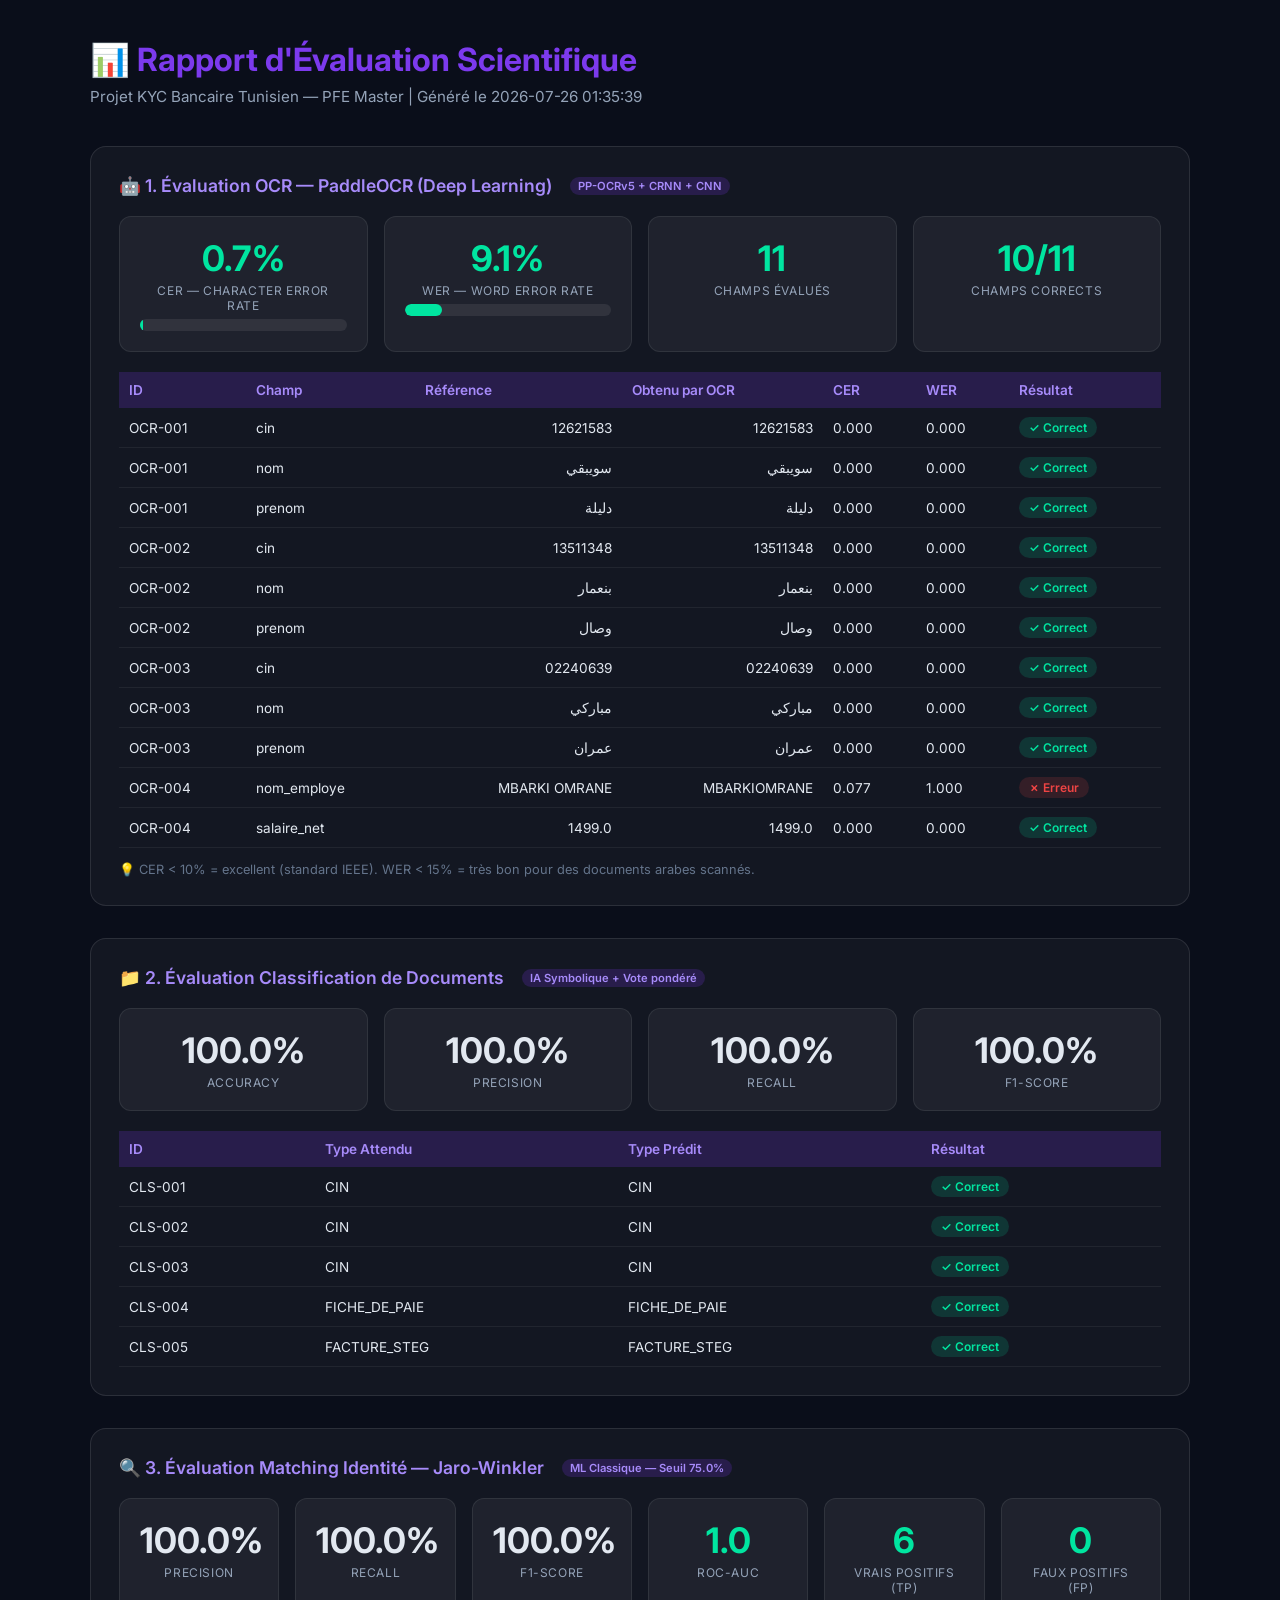
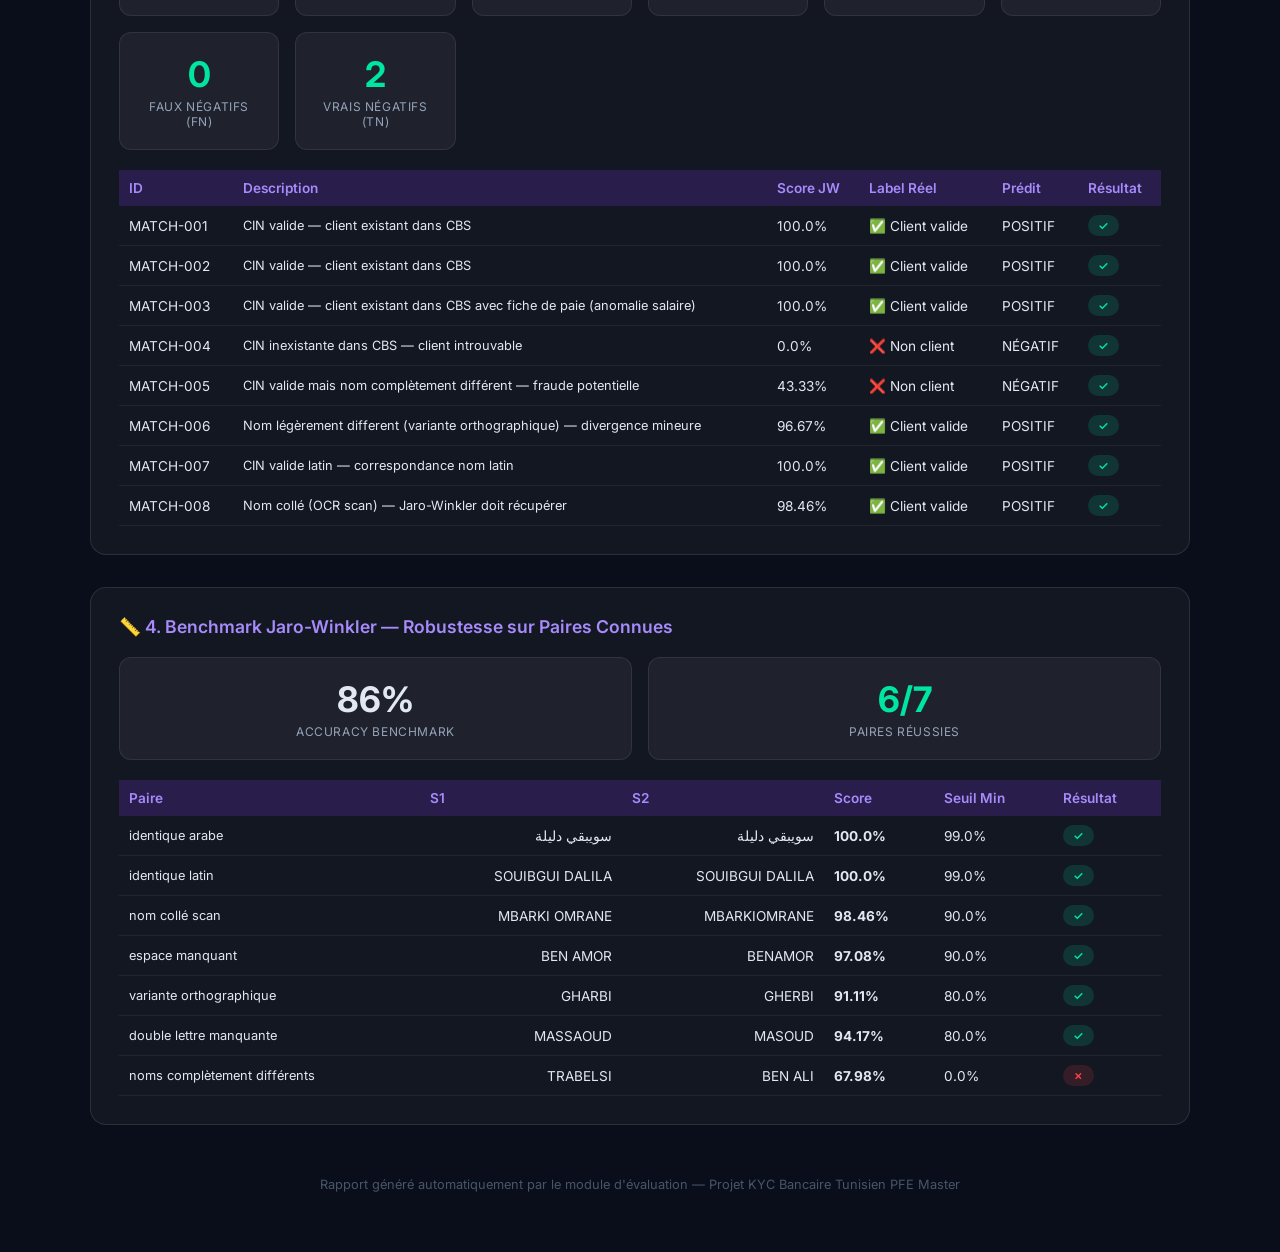
<file: evaluation/rapport_evaluation.html>
<!DOCTYPE html>
<html lang="fr">
<head>
<meta charset="UTF-8">
<title>Rapport d'Évaluation — KYC PFE</title>
<style>
  @import url('https://fonts.googleapis.com/css2?family=Inter:wght@300;400;600;700&display=swap');
  *{box-sizing:border-box;margin:0;padding:0}
  body{font-family:'Inter',sans-serif;background:#0a0e1a;color:#e2e8f0;min-height:100vh;padding:40px 20px}
  .container{max-width:1100px;margin:0 auto}
  h1{font-size:2rem;font-weight:700;color:#7c3aed;margin-bottom:8px}
  .subtitle{color:#94a3b8;font-size:0.95rem;margin-bottom:40px}
  .section{background:rgba(255,255,255,0.04);border:1px solid rgba(255,255,255,0.1);border-radius:16px;padding:28px;margin-bottom:32px}
  .section h2{font-size:1.1rem;font-weight:600;color:#a78bfa;margin-bottom:20px;display:flex;align-items:center;gap:10px}
  .metrics-grid{display:grid;grid-template-columns:repeat(auto-fit,minmax(160px,1fr));gap:16px;margin-bottom:20px}
  .metric-card{background:rgba(255,255,255,0.05);border-radius:12px;padding:20px;text-align:center;border:1px solid rgba(255,255,255,0.08)}
  .metric-val{font-size:2.2rem;font-weight:700;margin-bottom:4px}
  .metric-lbl{font-size:0.75rem;color:#94a3b8;text-transform:uppercase;letter-spacing:0.05em}
  .good{color:#00e5a0} .warn{color:#f59e0b} .bad{color:#ef4444}
  table{width:100%;border-collapse:collapse;font-size:0.85rem}
  th{background:rgba(124,58,237,0.2);color:#a78bfa;padding:10px;text-align:left;font-weight:600}
  td{padding:9px 10px;border-bottom:1px solid rgba(255,255,255,0.06)}
  tr:hover td{background:rgba(255,255,255,0.03)}
  .badge{display:inline-block;padding:3px 10px;border-radius:20px;font-size:0.75rem;font-weight:600}
  .badge-ok{background:rgba(0,229,160,0.15);color:#00e5a0}
  .badge-warn{background:rgba(245,158,11,0.15);color:#f59e0b}
  .badge-err{background:rgba(239,68,68,0.15);color:#ef4444}
  .cm-table td{text-align:center;font-weight:600;min-width:80px}
  .cm-diag{background:rgba(0,229,160,0.2);color:#00e5a0}
  .cm-off{background:rgba(239,68,68,0.12);color:#ef4444}
  .progress-bar{background:rgba(255,255,255,0.08);border-radius:8px;height:12px;overflow:hidden;margin-top:6px}
  .progress-fill{height:100%;border-radius:8px;transition:width 1s ease}
  .tag{font-size:0.7rem;background:rgba(124,58,237,0.2);color:#a78bfa;padding:2px 8px;border-radius:10px;margin-left:8px}
</style>
</head>
<body>
<div class="container">
  <h1>📊 Rapport d'Évaluation Scientifique</h1>
  <div class="subtitle">Projet KYC Bancaire Tunisien — PFE Master | Généré le 2026-07-26 01:35:39</div>

  <!-- OCR -->
  <div class="section">
    <h2>🤖 1. Évaluation OCR — PaddleOCR (Deep Learning) <span class="tag">PP-OCRv5 + CRNN + CNN</span></h2>
    <div class="metrics-grid">
      <div class="metric-card">
        <div class="metric-val good">0.7%</div>
        <div class="metric-lbl">CER — Character Error Rate</div>
        <div class="progress-bar"><div class="progress-fill" style="width:1.4000000000000001%;background:#00e5a0"></div></div>
      </div>
      <div class="metric-card">
        <div class="metric-val good">9.1%</div>
        <div class="metric-lbl">WER — Word Error Rate</div>
        <div class="progress-bar"><div class="progress-fill" style="width:18.18%;background:#00e5a0"></div></div>
      </div>
      <div class="metric-card">
        <div class="metric-val good">11</div>
        <div class="metric-lbl">Champs évalués</div>
      </div>
      <div class="metric-card">
        <div class="metric-val good">10/11</div>
        <div class="metric-lbl">Champs corrects</div>
      </div>
    </div>
    <table>
      <tr><th>ID</th><th>Champ</th><th>Référence</th><th>Obtenu par OCR</th><th>CER</th><th>WER</th><th>Résultat</th></tr>
      <tr><td>OCR-001</td><td>cin</td><td style='direction:rtl'>12621583</td><td style='direction:rtl'>12621583</td><td>0.000</td><td>0.000</td><td><span class='badge badge-ok'>✓ Correct</span></td></tr><tr><td>OCR-001</td><td>nom</td><td style='direction:rtl'>سويبقي</td><td style='direction:rtl'>سويبقي</td><td>0.000</td><td>0.000</td><td><span class='badge badge-ok'>✓ Correct</span></td></tr><tr><td>OCR-001</td><td>prenom</td><td style='direction:rtl'>دليلة</td><td style='direction:rtl'>دليلة</td><td>0.000</td><td>0.000</td><td><span class='badge badge-ok'>✓ Correct</span></td></tr><tr><td>OCR-002</td><td>cin</td><td style='direction:rtl'>13511348</td><td style='direction:rtl'>13511348</td><td>0.000</td><td>0.000</td><td><span class='badge badge-ok'>✓ Correct</span></td></tr><tr><td>OCR-002</td><td>nom</td><td style='direction:rtl'>بنعمار</td><td style='direction:rtl'>بنعمار</td><td>0.000</td><td>0.000</td><td><span class='badge badge-ok'>✓ Correct</span></td></tr><tr><td>OCR-002</td><td>prenom</td><td style='direction:rtl'>وصال</td><td style='direction:rtl'>وصال</td><td>0.000</td><td>0.000</td><td><span class='badge badge-ok'>✓ Correct</span></td></tr><tr><td>OCR-003</td><td>cin</td><td style='direction:rtl'>02240639</td><td style='direction:rtl'>02240639</td><td>0.000</td><td>0.000</td><td><span class='badge badge-ok'>✓ Correct</span></td></tr><tr><td>OCR-003</td><td>nom</td><td style='direction:rtl'>مباركي</td><td style='direction:rtl'>مباركي</td><td>0.000</td><td>0.000</td><td><span class='badge badge-ok'>✓ Correct</span></td></tr><tr><td>OCR-003</td><td>prenom</td><td style='direction:rtl'>عمران</td><td style='direction:rtl'>عمران</td><td>0.000</td><td>0.000</td><td><span class='badge badge-ok'>✓ Correct</span></td></tr><tr><td>OCR-004</td><td>nom_employe</td><td style='direction:rtl'>MBARKI OMRANE</td><td style='direction:rtl'>MBARKIOMRANE</td><td>0.077</td><td>1.000</td><td><span class='badge badge-err'>✗ Erreur</span></td></tr><tr><td>OCR-004</td><td>salaire_net</td><td style='direction:rtl'>1499.0</td><td style='direction:rtl'>1499.0</td><td>0.000</td><td>0.000</td><td><span class='badge badge-ok'>✓ Correct</span></td></tr>
    </table>
    <p style="margin-top:14px;font-size:0.8rem;color:#64748b">💡 CER &lt; 10% = excellent (standard IEEE). WER &lt; 15% = très bon pour des documents arabes scannés.</p>
  </div>

  <!-- Classification -->
  <div class="section">
    <h2>📁 2. Évaluation Classification de Documents <span class="tag">IA Symbolique + Vote pondéré</span></h2>
    <div class="metrics-grid">
      <div class="metric-card">
        <div class="metric-val #00e5a0">100.0%</div>
        <div class="metric-lbl">Accuracy</div>
      </div>
      <div class="metric-card">
        <div class="metric-val #00e5a0">100.0%</div>
        <div class="metric-lbl">Precision</div>
      </div>
      <div class="metric-card">
        <div class="metric-val #00e5a0">100.0%</div>
        <div class="metric-lbl">Recall</div>
      </div>
      <div class="metric-card">
        <div class="metric-val #00e5a0">100.0%</div>
        <div class="metric-lbl">F1-Score</div>
      </div>
    </div>
    <table>
      <tr><th>ID</th><th>Type Attendu</th><th>Type Prédit</th><th>Résultat</th></tr>
      <tr><td>CLS-001</td><td>CIN</td><td>CIN</td><td><span class='badge badge-ok'>✓ Correct</span></td></tr><tr><td>CLS-002</td><td>CIN</td><td>CIN</td><td><span class='badge badge-ok'>✓ Correct</span></td></tr><tr><td>CLS-003</td><td>CIN</td><td>CIN</td><td><span class='badge badge-ok'>✓ Correct</span></td></tr><tr><td>CLS-004</td><td>FICHE_DE_PAIE</td><td>FICHE_DE_PAIE</td><td><span class='badge badge-ok'>✓ Correct</span></td></tr><tr><td>CLS-005</td><td>FACTURE_STEG</td><td>FACTURE_STEG</td><td><span class='badge badge-ok'>✓ Correct</span></td></tr>
    </table>
  </div>

  <!-- Matching -->
  <div class="section">
    <h2>🔍 3. Évaluation Matching Identité — Jaro-Winkler <span class="tag">ML Classique — Seuil 75.0%</span></h2>
    <div class="metrics-grid">
      <div class="metric-card">
        <div class="metric-val #00e5a0">100.0%</div>
        <div class="metric-lbl">Precision</div>
      </div>
      <div class="metric-card">
        <div class="metric-val #00e5a0">100.0%</div>
        <div class="metric-lbl">Recall</div>
      </div>
      <div class="metric-card">
        <div class="metric-val #00e5a0">100.0%</div>
        <div class="metric-lbl">F1-Score</div>
      </div>
      <div class="metric-card">
        <div class="metric-val good">1.0</div>
        <div class="metric-lbl">ROC-AUC</div>
      </div>
      <div class="metric-card">
        <div class="metric-val good">6</div>
        <div class="metric-lbl">Vrais Positifs (TP)</div>
      </div>
      <div class="metric-card">
        <div class="metric-val good">0</div>
        <div class="metric-lbl">Faux Positifs (FP)</div>
      </div>
      <div class="metric-card">
        <div class="metric-val good">0</div>
        <div class="metric-lbl">Faux Négatifs (FN)</div>
      </div>
      <div class="metric-card">
        <div class="metric-val good">2</div>
        <div class="metric-lbl">Vrais Négatifs (TN)</div>
      </div>
    </div>
    <table>
      <tr><th>ID</th><th>Description</th><th>Score JW</th><th>Label Réel</th><th>Prédit</th><th>Résultat</th></tr>
      <tr><td>MATCH-001</td><td style='font-size:0.8rem'>CIN valide — client existant dans CBS</td><td>100.0%</td><td>✅ Client valide</td><td>POSITIF</td><td><span class='badge badge-ok'>✓</span></td></tr><tr><td>MATCH-002</td><td style='font-size:0.8rem'>CIN valide — client existant dans CBS</td><td>100.0%</td><td>✅ Client valide</td><td>POSITIF</td><td><span class='badge badge-ok'>✓</span></td></tr><tr><td>MATCH-003</td><td style='font-size:0.8rem'>CIN valide — client existant dans CBS avec fiche de paie (anomalie salaire)</td><td>100.0%</td><td>✅ Client valide</td><td>POSITIF</td><td><span class='badge badge-ok'>✓</span></td></tr><tr><td>MATCH-004</td><td style='font-size:0.8rem'>CIN inexistante dans CBS — client introuvable</td><td>0.0%</td><td>❌ Non client</td><td>NÉGATIF</td><td><span class='badge badge-ok'>✓</span></td></tr><tr><td>MATCH-005</td><td style='font-size:0.8rem'>CIN valide mais nom complètement différent — fraude potentielle</td><td>43.33%</td><td>❌ Non client</td><td>NÉGATIF</td><td><span class='badge badge-ok'>✓</span></td></tr><tr><td>MATCH-006</td><td style='font-size:0.8rem'>Nom légèrement different (variante orthographique) — divergence mineure</td><td>96.67%</td><td>✅ Client valide</td><td>POSITIF</td><td><span class='badge badge-ok'>✓</span></td></tr><tr><td>MATCH-007</td><td style='font-size:0.8rem'>CIN valide latin — correspondance nom latin</td><td>100.0%</td><td>✅ Client valide</td><td>POSITIF</td><td><span class='badge badge-ok'>✓</span></td></tr><tr><td>MATCH-008</td><td style='font-size:0.8rem'>Nom collé (OCR scan) — Jaro-Winkler doit récupérer</td><td>98.46%</td><td>✅ Client valide</td><td>POSITIF</td><td><span class='badge badge-ok'>✓</span></td></tr>
    </table>
  </div>

  <!-- Benchmark JW -->
  <div class="section">
    <h2>📏 4. Benchmark Jaro-Winkler — Robustesse sur Paires Connues</h2>
    <div class="metrics-grid">
      <div class="metric-card">
        <div class="metric-val #00e5a0">86%</div>
        <div class="metric-lbl">Accuracy Benchmark</div>
      </div>
      <div class="metric-card">
        <div class="metric-val good">6/7</div>
        <div class="metric-lbl">Paires Réussies</div>
      </div>
    </div>
    <table>
      <tr><th>Paire</th><th>S1</th><th>S2</th><th>Score</th><th>Seuil Min</th><th>Résultat</th></tr>
      <tr><td style='font-size:0.8rem'>identique arabe</td><td style='direction:rtl'>سويبقي دليلة</td><td style='direction:rtl'>سويبقي دليلة</td><td><b>100.0%</b></td><td>99.0%</td><td><span class='badge badge-ok'>✓</span></td></tr><tr><td style='font-size:0.8rem'>identique latin</td><td style='direction:rtl'>SOUIBGUI DALILA</td><td style='direction:rtl'>SOUIBGUI DALILA</td><td><b>100.0%</b></td><td>99.0%</td><td><span class='badge badge-ok'>✓</span></td></tr><tr><td style='font-size:0.8rem'>nom collé scan</td><td style='direction:rtl'>MBARKI OMRANE</td><td style='direction:rtl'>MBARKIOMRANE</td><td><b>98.46%</b></td><td>90.0%</td><td><span class='badge badge-ok'>✓</span></td></tr><tr><td style='font-size:0.8rem'>espace manquant</td><td style='direction:rtl'>BEN AMOR</td><td style='direction:rtl'>BENAMOR</td><td><b>97.08%</b></td><td>90.0%</td><td><span class='badge badge-ok'>✓</span></td></tr><tr><td style='font-size:0.8rem'>variante orthographique</td><td style='direction:rtl'>GHARBI</td><td style='direction:rtl'>GHERBI</td><td><b>91.11%</b></td><td>80.0%</td><td><span class='badge badge-ok'>✓</span></td></tr><tr><td style='font-size:0.8rem'>double lettre manquante</td><td style='direction:rtl'>MASSAOUD</td><td style='direction:rtl'>MASOUD</td><td><b>94.17%</b></td><td>80.0%</td><td><span class='badge badge-ok'>✓</span></td></tr><tr><td style='font-size:0.8rem'>noms complètement différents</td><td style='direction:rtl'>TRABELSI</td><td style='direction:rtl'>BEN ALI</td><td><b>67.98%</b></td><td>0.0%</td><td><span class='badge badge-err'>✗</span></td></tr>
    </table>
  </div>

  <div style="text-align:center;color:#475569;font-size:0.8rem;padding:20px 0">
    Rapport généré automatiquement par le module d'évaluation — Projet KYC Bancaire Tunisien PFE Master
  </div>
</div>
</body>
</html>
</file>
